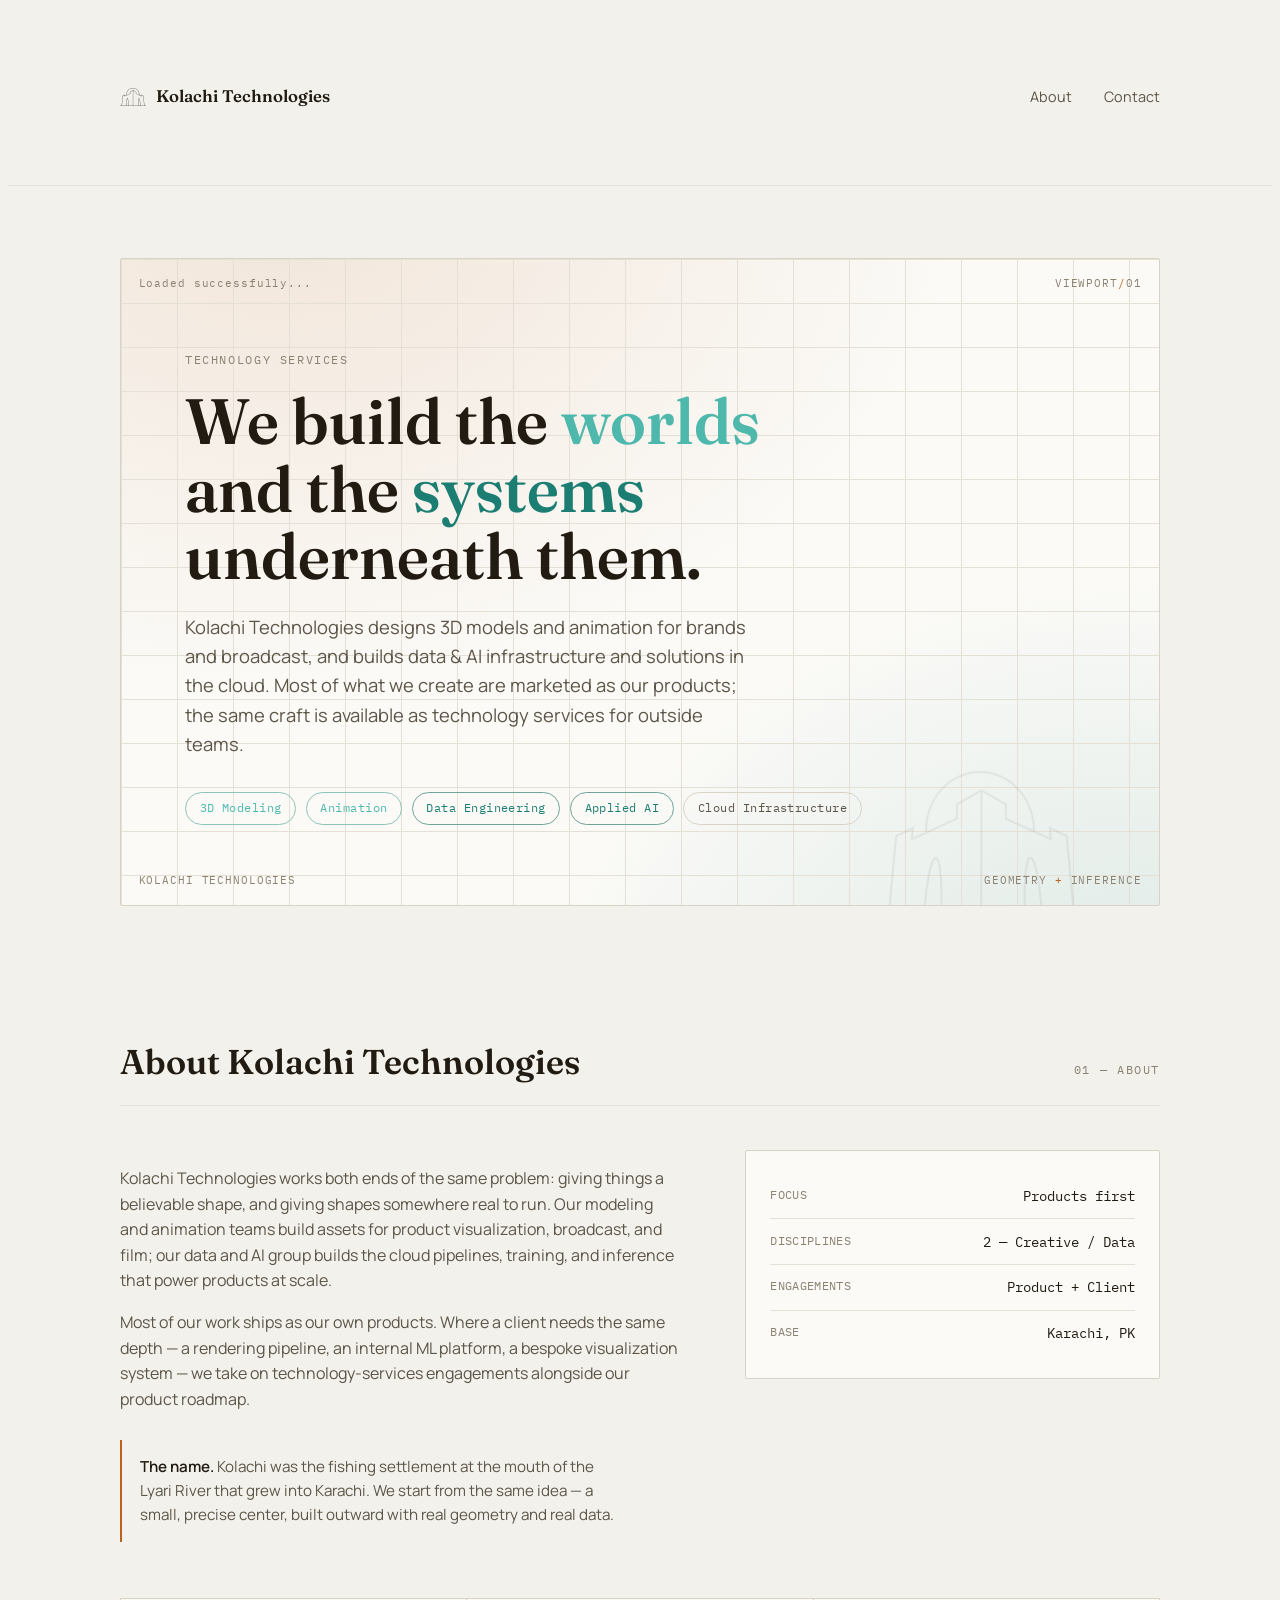
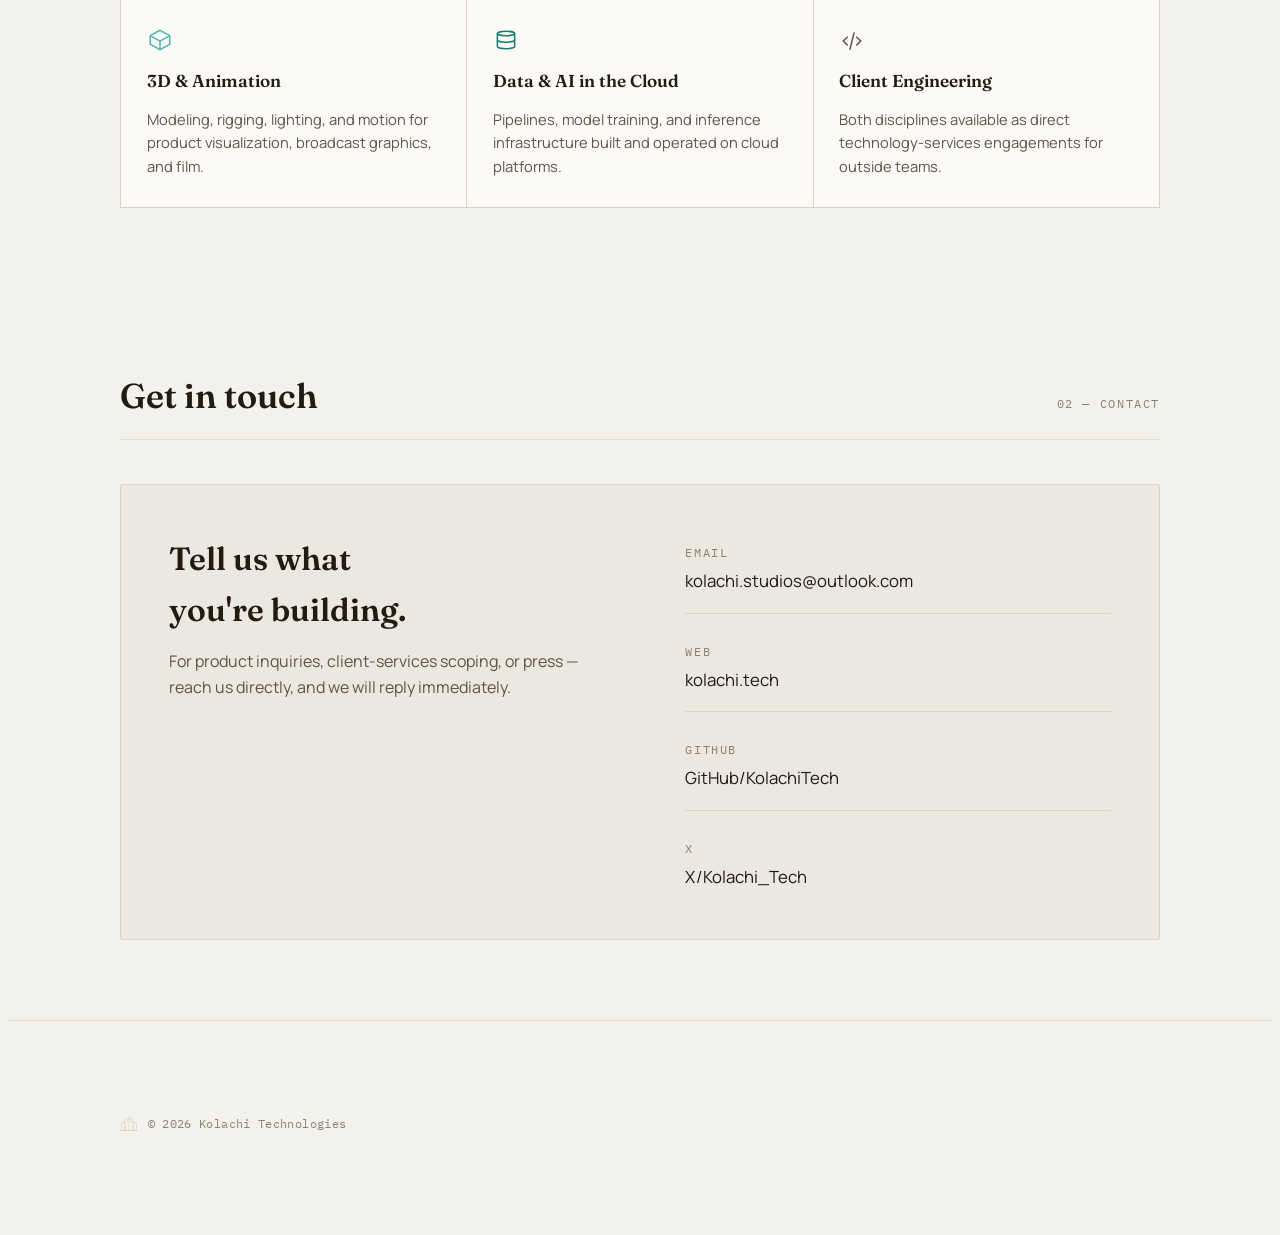
<file: index.html>
<html>
<head>
<title>Kolachi Technologies</title>
<link rel="icon" type="image/svg+xml" href="images/kolachi-mark.svg">
<link rel="preconnect" href="https://fonts.gstatic.com" crossorigin>
<link rel="stylesheet" href="https://fonts.googleapis.com/css2?family=Fraunces:opsz,wght@9..144,400;9..144,500;9..144,600;9..144,700&family=Manrope:wght@400;500;600;700&family=IBM+Plex+Mono:wght@400;500&display=swap">
<link rel="stylesheet" href="styles.css">
</head>
<body>
<svg width="0" height="0" style="position:absolute" aria-hidden="true">
  <symbol id="kolachi-mark" viewBox="0 0 1972 1378">
    <path fill="currentColor" d="M953 0 C954 0 955 0 956 0 C958 0 959 0 960 0 C962 0 963 0 965 0 C968 0 970 0 973 0 C977 0 981 0 984 0 C987 0 990 0 993 0 C994 0 996 0 997 0 C999 0 1001 0 1003 0 C1003 0 1003 0 1006 0 C1009 0 1011 0 1014 1 C1015 1 1017 1 1018 1 C1019 1 1020 1 1021 1 C1021 1 1021 1 1023 1 C1024 1 1024 1 1026 1 C1028 1 1030 1 1032 1 C1032 2 1032 3 1032 4 C1033 4 1033 4 1034 3 C1038 3 1043 3 1047 3 C1047 4 1047 5 1047 6 C1052 6 1056 6 1061 6 C1061 7 1061 7 1061 8 C1065 8 1068 8 1072 8 C1072 9 1072 9 1072 10 C1075 10 1079 10 1082 10 C1082 11 1082 11 1082 12 C1085 12 1088 12 1091 12 C1091 13 1091 14 1091 15 C1092 15 1093 15 1094 15 C1103 16 1112 19 1121 23 C1126 25 1130 25 1135 25 C1135 26 1135 27 1135 28 C1137 28 1138 27 1140 27 C1140 28 1140 29 1140 30 C1142 30 1144 30 1146 30 C1146 31 1146 31 1146 32 C1148 32 1151 32 1153 32 C1153 33 1153 33 1153 34 C1154 34 1156 34 1157 34 C1157 35 1157 35 1157 36 C1159 36 1162 36 1164 36 C1164 37 1164 37 1164 38 C1165 38 1167 38 1168 38 C1168 39 1168 40 1168 41 C1169 41 1171 41 1172 41 C1172 42 1172 42 1172 43 C1174 43 1175 43 1177 43 C1177 44 1177 44 1177 45 C1178 45 1180 45 1181 45 C1181 46 1181 46 1181 47 C1183 47 1184 47 1186 47 C1186 48 1186 48 1186 49 C1187 49 1189 49 1190 49 C1190 50 1190 51 1190 52 C1191 52 1193 51 1194 51 C1194 52 1194 53 1194 54 C1196 54 1197 54 1199 54 C1199 55 1199 55 1199 56 C1200 56 1202 56 1203 56 C1203 57 1203 57 1203 58 C1205 58 1206 58 1208 58 C1208 59 1208 59 1208 60 C1209 60 1211 60 1212 60 C1212 61 1212 61 1212 62 C1213 62 1213 62 1214 62 C1214 63 1214 64 1214 65 C1215 65 1217 65 1218 65 C1218 66 1218 66 1218 67 C1220 67 1221 67 1223 67 C1223 68 1223 68 1223 69 C1224 69 1226 69 1227 69 C1227 70 1227 70 1227 71 C1228 71 1228 71 1229 71 C1229 72 1229 72 1229 73 C1231 73 1232 73 1234 73 C1234 74 1234 74 1234 75 C1235 75 1235 75 1236 75 C1236 76 1236 77 1236 78 C1237 78 1239 78 1240 78 C1240 79 1240 79 1240 80 C1241 80 1241 80 1242 80 C1242 81 1242 81 1242 82 C1244 82 1245 82 1247 82 C1247 83 1247 83 1247 84 C1248 84 1248 84 1249 84 C1249 85 1249 86 1249 87 C1250 87 1252 86 1253 86 C1253 87 1254 88 1254 89 C1255 89 1255 89 1256 89 C1256 90 1256 90 1256 91 C1257 91 1257 91 1258 91 C1258 92 1258 92 1258 93 C1259 93 1261 93 1262 93 C1262 94 1262 94 1262 95 C1263 95 1263 95 1264 95 C1264 96 1264 97 1264 98 C1266 98 1267 97 1269 97 C1269 98 1269 98 1269 99 C1270 99 1270 99 1271 99 C1271 100 1271 101 1271 102 C1272 102 1272 102 1273 102 C1273 103 1273 103 1273 104 C1274 104 1274 104 1275 104 C1275 105 1275 105 1275 106 C1277 106 1278 106 1280 106 C1280 107 1280 107 1280 108 C1281 108 1281 108 1282 108 C1282 109 1282 109 1282 110 C1283 110 1283 110 1284 110 C1284 111 1284 112 1284 113 C1285 113 1285 113 1286 113 C1286 114 1286 114 1286 115 C1287 115 1287 115 1288 115 C1288 116 1288 116 1288 117 C1290 117 1291 117 1293 117 C1293 118 1293 118 1293 119 C1294 119 1294 119 1295 119 C1295 120 1295 120 1295 121 C1296 121 1296 121 1297 121 C1297 122 1297 122 1297 123 C1298 123 1298 123 1299 123 C1299 124 1299 125 1299 126 C1300 126 1300 126 1301 126 C1301 127 1301 127 1301 128 C1302 128 1302 128 1303 128 C1303 129 1303 129 1303 130 C1304 130 1304 130 1305 130 C1306 131 1306 131 1308 133 C1313 139 1319 145 1325 150 C1325 151 1325 151 1327 153 C1328 154 1329 154 1329 155 C1331 157 1331 157 1331 159 C1332 159 1332 159 1333 159 C1333 160 1333 160 1333 161 C1334 161 1334 161 1335 161 C1336 162 1336 162 1338 164 C1338 165 1339 166 1340 166 C1340 167 1341 168 1342 169 C1343 170 1344 171 1345 172 C1352 180 1358 189 1365 197 C1366 198 1366 199 1367 199 C1368 201 1368 201 1368 203 C1369 203 1369 203 1370 203 C1372 205 1374 208 1375 210 C1376 212 1377 213 1378 215 C1379 216 1379 216 1380 217 C1381 220 1383 222 1385 225 C1385 225 1386 226 1387 227 C1387 228 1388 230 1389 231 C1392 235 1392 235 1392 238 C1393 238 1393 238 1394 238 C1395 239 1395 240 1396 241 C1402 252 1402 252 1405 257 C1412 268 1418 279 1423 291 C1424 293 1425 296 1426 298 C1435 314 1442 331 1448 349 C1449 353 1450 356 1452 360 C1453 363 1454 366 1454 369 C1456 375 1458 380 1460 386 C1463 397 1466 408 1468 419 C1469 423 1470 427 1470 431 C1473 440 1474 449 1475 458 C1475 459 1475 460 1475 461 C1475 461 1476 462 1476 463 C1476 465 1476 465 1477 468 C1477 470 1477 473 1477 475 C1478 481 1478 481 1478 484 C1479 489 1480 493 1480 498 C1480 499 1480 499 1480 501 C1481 517 1482 533 1482 549 C1483 549 1484 550 1485 550 C1492 553 1500 557 1506 560 C1510 562 1514 564 1518 565 C1523 567 1527 570 1532 572 C1536 574 1540 576 1544 577 C1547 578 1550 580 1552 581 C1554 581 1555 582 1556 583 C1557 583 1558 583 1558 584 C1563 586 1568 588 1573 591 C1575 592 1577 592 1579 593 C1586 596 1593 600 1600 603 C1603 604 1607 606 1610 607 C1611 608 1613 608 1614 609 C1614 609 1615 610 1616 610 C1616 602 1616 595 1615 587 C1614 577 1613 566 1612 556 C1612 555 1612 554 1612 553 C1612 552 1612 550 1612 549 C1611 545 1611 540 1610 536 C1610 535 1610 533 1610 532 C1610 531 1610 530 1610 530 C1610 529 1610 528 1609 528 C1609 522 1609 517 1608 511 C1610 510 1612 510 1614 511 C1615 511 1615 512 1616 512 C1617 512 1619 512 1620 512 C1620 513 1620 513 1620 514 C1621 514 1623 514 1624 514 C1624 515 1624 515 1624 516 C1625 516 1627 516 1628 516 C1628 517 1628 517 1628 518 C1630 518 1631 518 1633 518 C1633 519 1634 519 1634 520 C1635 520 1636 520 1637 520 C1637 521 1637 522 1637 523 C1638 523 1640 522 1641 522 C1641 523 1641 524 1641 525 C1643 525 1644 525 1646 525 C1646 526 1646 526 1646 527 C1647 527 1649 527 1650 527 C1650 528 1650 528 1650 529 C1651 529 1653 529 1654 529 C1654 530 1654 530 1654 531 C1656 531 1657 531 1659 531 C1659 532 1660 532 1660 533 C1662 533 1664 533 1666 533 C1666 534 1666 535 1666 536 C1667 536 1669 536 1670 536 C1670 537 1670 537 1670 538 C1671 538 1673 538 1674 538 C1674 539 1674 539 1674 540 C1676 540 1677 540 1679 540 C1679 541 1679 541 1679 542 C1680 542 1682 542 1683 542 C1683 543 1683 543 1683 544 C1685 544 1686 544 1688 544 C1688 545 1688 545 1688 546 C1689 546 1691 546 1692 546 C1692 547 1692 548 1692 549 C1693 549 1695 549 1696 549 C1696 550 1696 550 1696 551 C1698 551 1699 551 1701 551 C1701 552 1701 552 1701 553 C1702 553 1704 553 1705 553 C1705 554 1705 554 1705 555 C1706 555 1708 555 1709 555 C1709 556 1709 556 1709 557 C1710 557 1712 557 1713 557 C1713 558 1713 559 1713 560 C1715 560 1716 560 1718 560 C1718 561 1718 561 1718 562 C1719 562 1721 562 1722 562 C1722 563 1722 563 1722 564 C1723 564 1725 564 1726 564 C1726 565 1726 565 1726 566 C1728 566 1729 566 1731 566 C1731 567 1732 567 1732 568 C1733 568 1734 568 1735 568 C1735 569 1735 570 1735 571 C1736 571 1738 570 1739 570 C1739 571 1739 572 1739 573 C1741 573 1742 573 1744 573 C1744 574 1744 574 1744 575 C1745 575 1747 575 1748 575 C1748 576 1748 576 1748 577 C1750 577 1753 577 1755 577 C1755 578 1755 578 1755 579 C1757 579 1758 579 1760 579 C1760 580 1760 580 1760 581 C1761 581 1763 581 1764 581 C1764 582 1764 582 1764 583 C1765 583 1767 583 1768 583 C1768 584 1768 585 1768 586 C1770 586 1771 586 1773 586 C1773 587 1773 587 1773 588 C1774 588 1776 588 1777 588 C1777 589 1777 589 1777 590 C1778 590 1780 590 1781 590 C1781 591 1781 591 1781 592 C1782 592 1783 593 1784 593 C1784 599 1784 605 1784 611 C1784 611 1784 611 1786 612 C1786 620 1786 627 1786 635 C1787 635 1787 635 1788 635 C1788 642 1788 650 1788 657 C1789 657 1789 657 1790 657 C1790 665 1790 673 1790 681 C1791 681 1791 681 1792 681 C1792 689 1792 697 1792 705 C1793 705 1793 705 1794 705 C1794 706 1794 706 1794 707 C1795 722 1796 736 1797 751 C1798 757 1798 762 1799 768 C1799 769 1799 770 1799 771 C1800 783 1801 795 1802 807 C1802 808 1802 808 1802 809 C1802 811 1803 813 1803 815 C1803 817 1803 819 1804 821 C1804 824 1804 827 1804 829 C1804 830 1804 831 1804 832 C1804 833 1805 834 1805 835 C1805 836 1805 836 1805 838 C1805 841 1805 843 1805 846 C1806 846 1807 846 1808 846 C1808 848 1808 851 1808 853 C1808 854 1808 856 1808 857 C1808 861 1808 864 1807 868 C1808 868 1809 868 1810 868 C1810 876 1810 884 1810 892 C1811 892 1811 892 1812 892 C1812 900 1812 908 1812 916 C1813 916 1813 916 1814 916 C1814 924 1814 932 1814 940 C1815 940 1815 940 1816 940 C1816 947 1816 955 1816 962 C1817 962 1817 962 1818 962 C1818 970 1818 978 1818 986 C1819 986 1820 986 1821 986 C1821 994 1821 1001 1821 1009 C1821 1009 1821 1009 1823 1010 C1823 1018 1823 1026 1823 1034 C1824 1034 1824 1034 1825 1034 C1825 1041 1825 1049 1825 1056 C1826 1056 1826 1056 1827 1056 C1827 1064 1827 1072 1827 1080 C1828 1080 1828 1080 1829 1080 C1829 1088 1829 1096 1829 1104 C1830 1104 1831 1104 1832 1104 C1832 1104 1832 1104 1832 1106 C1832 1109 1832 1112 1832 1115 C1832 1116 1832 1117 1832 1118 C1832 1119 1832 1119 1832 1121 C1832 1122 1832 1122 1832 1124 C1832 1127 1832 1129 1833 1132 C1833 1132 1834 1132 1834 1132 C1834 1138 1834 1145 1834 1151 C1835 1151 1835 1151 1836 1151 C1836 1158 1836 1166 1836 1173 C1837 1173 1837 1173 1838 1173 C1838 1181 1838 1189 1838 1197 C1839 1197 1839 1197 1840 1197 C1840 1205 1840 1213 1840 1221 C1841 1221 1841 1221 1842 1221 C1842 1229 1842 1237 1842 1245 C1843 1245 1844 1245 1845 1245 C1845 1252 1845 1259 1845 1266 C1846 1266 1846 1267 1847 1267 C1847 1275 1847 1283 1847 1291 C1848 1291 1848 1291 1849 1291 C1849 1299 1849 1307 1849 1315 C1850 1315 1850 1315 1851 1315 C1851 1315 1851 1315 1851 1317 C1851 1319 1851 1322 1851 1325 C1851 1326 1851 1326 1851 1327 C1851 1328 1851 1328 1851 1330 C1851 1330 1851 1330 1851 1332 C1851 1335 1851 1335 1852 1338 C1852 1341 1852 1345 1852 1348 C1852 1350 1852 1351 1852 1352 C1852 1353 1852 1354 1852 1355 C1853 1355 1853 1355 1854 1355 C1868 1355 1882 1355 1896 1355 C1903 1355 1910 1355 1916 1355 C1923 1355 1929 1355 1936 1355 C1939 1355 1941 1355 1944 1355 C1947 1355 1951 1355 1954 1355 C1955 1355 1955 1355 1957 1355 C1966 1355 1966 1355 1970 1358 C1973 1362 1973 1367 1972 1372 C1970 1375 1968 1376 1965 1378 C1963 1378 1961 1378 1960 1378 C1958 1378 1957 1378 1956 1378 C1955 1378 1954 1378 1952 1378 C1951 1378 1949 1378 1948 1378 C1944 1378 1940 1378 1937 1378 C1932 1378 1928 1378 1924 1378 C1917 1378 1910 1378 1902 1378 C1891 1378 1880 1378 1869 1378 C1851 1378 1832 1378 1813 1378 C1794 1378 1775 1378 1757 1378 C1755 1378 1754 1378 1753 1378 C1748 1378 1743 1378 1738 1378 C1685 1378 1631 1378 1578 1378 C1577 1378 1576 1378 1576 1378 C1572 1378 1569 1378 1565 1378 C1537 1378 1508 1378 1479 1378 C1466 1378 1452 1378 1438 1378 C1438 1378 1437 1378 1436 1378 C1403 1378 1370 1378 1338 1378 C1337 1378 1336 1378 1335 1378 C1291 1378 1246 1378 1201 1378 C1198 1378 1194 1378 1190 1378 C1185 1378 1179 1378 1173 1378 C1172 1378 1171 1378 1171 1378 C1169 1378 1168 1378 1166 1378 C1156 1378 1146 1378 1135 1378 C1132 1378 1128 1378 1124 1378 C1054 1378 985 1378 915 1378 C914 1378 913 1378 913 1378 C890 1378 867 1378 844 1378 C820 1378 797 1378 773 1378 C773 1378 773 1378 771 1378 C726 1378 680 1378 635 1378 C634 1378 633 1378 633 1378 C602 1378 571 1378 540 1378 C528 1378 516 1378 503 1378 C501 1378 499 1378 497 1378 C466 1378 434 1378 403 1378 C402 1378 402 1378 401 1378 C390 1378 379 1378 368 1378 C323 1378 279 1378 234 1378 C228 1378 222 1378 216 1378 C215 1378 213 1378 212 1378 C193 1378 174 1378 156 1378 C137 1378 119 1378 100 1378 C89 1378 78 1378 67 1378 C60 1378 53 1378 46 1378 C42 1378 37 1378 33 1378 C30 1378 26 1378 22 1378 C20 1378 18 1378 16 1378 C15 1378 14 1378 13 1378 C12 1378 11 1378 10 1378 C6 1378 5 1377 2 1375 C-1 1371 -1 1366 0 1361 C2 1358 4 1357 7 1355 C9 1355 10 1355 12 1355 C13 1355 14 1355 15 1355 C16 1355 17 1355 18 1355 C19 1355 20 1355 22 1355 C26 1355 29 1355 33 1355 C36 1355 39 1355 41 1355 C48 1355 54 1355 60 1355 C67 1355 75 1355 82 1355 C96 1355 111 1355 126 1355 C126 1354 126 1353 126 1351 C126 1350 126 1348 126 1347 C126 1346 127 1345 127 1345 C127 1340 127 1336 128 1332 C128 1330 128 1328 128 1325 C129 1318 130 1311 130 1304 C132 1291 133 1278 134 1265 C134 1264 134 1263 134 1262 C135 1253 136 1244 137 1235 C137 1234 137 1233 137 1232 C137 1230 137 1228 137 1226 C138 1223 138 1220 139 1217 C139 1213 139 1210 139 1206 C140 1201 140 1197 141 1192 C141 1190 141 1188 141 1185 C142 1178 142 1171 143 1164 C145 1150 146 1136 147 1122 C148 1121 148 1120 148 1119 C149 1102 151 1086 152 1069 C152 1068 152 1068 152 1067 C152 1065 153 1063 153 1061 C153 1058 153 1055 154 1052 C154 1050 154 1047 154 1045 C155 1039 155 1033 156 1027 C156 1026 156 1025 156 1024 C156 1021 157 1019 157 1016 C157 1014 157 1013 157 1011 C158 1010 158 1010 158 1009 C160 990 162 971 163 951 C163 951 163 951 163 949 C163 947 164 945 164 943 C164 940 164 937 165 934 C165 932 165 929 165 927 C166 921 166 915 167 909 C167 907 167 905 167 903 C168 902 168 901 168 900 C168 895 169 890 169 884 C170 880 170 875 170 871 C171 870 171 869 171 867 C172 854 173 841 175 828 C176 815 177 802 178 789 C179 776 180 763 182 751 C182 747 183 743 183 738 C183 738 183 737 183 736 C185 723 186 710 187 697 C188 686 189 675 190 664 C191 656 192 648 192 639 C193 633 194 626 195 619 C196 610 196 601 196 592 C197 592 197 592 198 592 C198 591 198 591 198 590 C199 590 201 590 202 590 C202 589 202 589 202 588 C204 588 205 588 207 588 C207 587 207 587 207 586 C208 586 210 586 211 586 C211 585 212 584 212 583 C213 583 214 583 215 583 C215 582 215 582 215 581 C217 581 218 581 220 581 C220 580 220 580 220 579 C222 579 224 579 226 579 C226 578 226 578 226 577 C228 577 229 577 231 577 C231 576 231 576 231 575 C232 575 234 575 235 575 C235 574 235 574 235 573 C237 573 238 573 240 573 C240 572 240 571 240 570 C241 570 243 571 244 571 C244 570 244 569 244 568 C245 568 247 568 248 568 C248 567 249 567 249 566 C250 566 252 566 253 566 C253 565 253 565 253 564 C254 564 256 564 257 564 C257 563 257 563 257 562 C259 562 260 562 262 562 C262 561 262 561 262 560 C263 560 265 560 266 560 C266 559 266 558 266 557 C267 557 268 557 269 557 C269 556 270 556 270 555 C272 555 273 555 275 555 C275 554 275 554 275 553 C276 553 278 553 279 553 C279 552 279 552 279 551 C280 551 282 551 283 551 C283 550 283 550 283 549 C284 549 286 549 287 549 C287 548 287 547 287 546 C289 546 290 546 292 546 C292 545 292 545 292 544 C293 544 295 544 296 544 C296 543 296 543 296 542 C297 542 299 542 300 542 C300 541 300 541 300 540 C302 540 303 540 305 540 C305 539 305 539 305 538 C306 538 308 538 309 538 C309 537 309 537 309 536 C311 536 314 536 316 536 C316 535 316 534 316 533 C317 533 319 533 320 533 C320 532 320 532 320 531 C322 531 323 531 325 531 C325 530 325 530 325 529 C326 529 328 529 329 529 C329 528 329 528 329 527 C331 527 332 527 334 527 C334 526 334 526 334 525 C335 525 337 525 338 525 C338 524 338 523 338 522 C339 522 341 523 342 523 C342 522 342 521 342 520 C343 520 345 520 346 520 C346 519 347 519 347 518 C348 518 350 518 351 518 C351 517 351 517 351 516 C352 516 354 516 355 516 C355 515 355 515 355 514 C357 514 358 514 360 514 C360 513 360 513 360 512 C361 512 363 512 364 512 C364 511 364 510 364 509 C365 509 367 509 368 509 C368 508 368 508 368 507 C369 507 371 507 372 507 C372 508 372 510 372 511 C371 512 371 513 371 514 C371 516 371 516 370 518 C370 522 370 526 369 530 C369 535 369 540 368 545 C368 547 368 550 368 552 C367 560 366 569 365 577 C364 588 363 599 363 610 C383 602 383 602 392 597 C398 594 404 592 410 589 C414 587 419 585 423 583 C427 581 431 579 435 577 C441 575 446 573 451 570 C458 567 464 564 471 562 C471 561 471 561 471 560 C471 554 471 547 471 541 C471 539 471 536 471 534 C472 530 472 527 472 524 C472 522 472 521 472 520 C472 515 472 511 473 506 C473 503 473 500 473 497 C474 487 475 478 477 468 C477 465 477 462 478 459 C480 446 482 433 485 420 C486 416 487 413 487 410 C489 401 492 392 494 383 C495 380 496 378 497 375 C498 371 499 368 500 364 C501 362 502 359 503 357 C510 334 510 334 515 325 C516 322 517 319 518 317 C521 309 525 301 529 293 C530 291 531 289 532 287 C539 272 547 257 557 242 C558 240 558 240 559 238 C560 238 560 238 561 238 C561 237 561 237 561 236 C562 234 563 232 565 229 C566 228 566 228 567 227 C567 226 568 225 569 224 C569 223 569 223 571 221 C576 213 582 205 588 198 C589 196 590 194 592 192 C592 192 593 191 593 191 C594 189 595 188 596 186 C597 186 597 186 598 184 C599 184 599 184 600 184 C600 183 600 183 601 182 C609 167 626 153 638 140 C639 140 639 140 641 138 C641 138 642 137 643 136 C643 136 644 135 644 134 C646 133 646 133 648 133 C648 132 648 132 648 131 C649 130 649 130 651 128 C654 125 657 123 660 120 C668 113 677 106 685 100 C686 99 687 98 688 98 C692 95 696 92 700 89 C702 88 704 86 706 84 C708 83 711 81 713 80 C714 79 715 79 716 78 C736 66 755 55 776 45 C777 45 777 44 778 44 C782 42 787 40 791 38 C792 38 793 37 793 37 C800 34 806 31 813 29 C814 29 814 29 816 28 C818 27 820 27 822 26 C825 25 827 24 829 24 C852 16 876 10 901 6 C903 6 903 6 906 5 C909 5 911 4 914 4 C915 4 917 4 918 3 C919 3 919 3 920 3 C922 3 924 3 925 2 C930 2 935 2 940 1 C945 1 948 0 953 0 ZM 922 23 C920 23 918 23 916 23 C906 24 897 26 888 28 C887 28 886 28 885 29 C868 32 851 37 835 42 C834 42 832 43 831 43 C827 44 823 46 820 47 C816 49 812 50 808 52 C802 54 795 57 789 60 C788 61 786 61 785 62 C770 69 756 76 742 85 C740 86 738 87 736 88 C717 100 699 114 681 128 C679 130 679 130 677 131 C677 132 677 132 677 133 C676 133 676 134 675 134 C673 135 671 136 670 138 C669 139 668 139 668 140 C667 140 667 141 666 142 C665 143 663 144 662 145 C662 146 661 146 660 147 C659 148 659 148 657 149 C657 150 657 150 657 151 C656 151 656 151 655 152 C652 153 651 155 648 157 C647 158 647 159 646 160 C644 162 644 162 644 164 C643 164 643 164 642 164 C642 165 642 165 642 166 C641 166 641 166 640 166 C640 167 640 167 640 168 C639 168 639 168 638 168 C637 169 637 169 635 171 C632 175 629 178 627 181 C623 185 619 190 615 194 C614 196 612 198 611 200 C601 211 592 224 584 236 C584 237 583 237 583 238 C578 244 574 251 570 258 C569 260 568 262 566 264 C563 269 561 274 558 279 C556 283 554 287 552 291 C547 300 543 309 539 318 C538 321 537 323 535 325 C533 332 530 338 528 345 C526 348 525 351 524 354 C522 359 521 364 519 369 C518 372 517 376 515 379 C513 387 511 395 509 403 C509 404 509 404 508 405 C508 408 507 411 506 414 C506 418 504 422 503 426 C502 433 501 441 499 448 C499 451 499 454 498 457 C493 488 491 519 491 551 C492 551 492 552 493 552 C496 551 498 550 501 548 C502 548 503 548 503 547 C508 545 512 543 516 541 C519 540 521 539 524 538 C530 535 537 532 543 529 C551 525 559 522 567 518 C571 516 575 514 579 512 C583 511 587 509 591 507 C599 504 606 500 614 497 C622 493 630 489 639 485 C643 484 647 482 651 480 C656 477 661 475 666 473 C674 469 682 466 690 462 C698 458 706 455 714 451 C728 445 741 438 755 431 C755 388 756 345 756 300 C762 297 768 293 774 290 C777 288 781 286 784 284 C785 284 786 283 787 283 C794 279 801 275 808 271 C812 268 817 265 822 262 C825 261 828 259 831 257 C835 255 838 253 842 251 C847 248 852 245 857 242 C865 238 873 234 881 230 C887 226 893 223 899 219 C902 217 905 216 908 214 C911 212 915 210 918 207 C923 205 927 202 932 200 C936 198 939 196 942 193 C950 189 957 185 965 181 C965 180 965 180 965 179 C965 179 965 179 967 179 C970 178 972 176 975 175 C976 174 977 173 978 173 C980 171 982 170 984 169 C987 167 989 166 992 167 C994 168 995 170 997 171 C999 172 1001 174 1003 175 C1004 175 1004 176 1005 176 C1009 179 1014 181 1018 184 C1021 185 1024 187 1026 188 C1032 192 1037 195 1043 198 C1045 199 1047 200 1049 201 C1049 201 1050 202 1051 202 C1054 204 1056 205 1058 207 C1064 210 1070 214 1076 217 C1078 218 1080 219 1082 220 C1083 221 1084 221 1085 222 C1086 223 1087 223 1088 224 C1091 225 1091 225 1093 225 C1093 226 1093 226 1093 227 C1094 227 1095 228 1096 228 C1097 229 1098 230 1100 230 C1100 231 1101 231 1101 231 C1106 233 1109 235 1113 238 C1115 239 1116 240 1118 241 C1119 241 1120 242 1121 242 C1122 243 1122 243 1124 244 C1136 250 1147 257 1159 264 C1162 265 1164 267 1167 268 C1168 269 1169 269 1170 270 C1174 272 1179 275 1183 277 C1188 280 1193 283 1198 286 C1202 288 1205 290 1209 292 C1212 294 1215 296 1218 297 C1219 298 1220 298 1221 299 C1222 299 1222 300 1223 300 C1223 300 1223 300 1223 302 C1223 318 1223 335 1223 351 C1223 359 1223 367 1223 375 C1223 382 1223 388 1223 395 C1223 399 1223 403 1223 406 C1223 410 1223 414 1223 418 C1223 420 1223 421 1223 422 C1223 430 1223 430 1226 433 C1228 434 1230 435 1232 436 C1233 436 1234 437 1235 437 C1235 438 1235 438 1237 438 C1238 439 1239 439 1240 440 C1241 440 1242 440 1243 441 C1245 442 1247 443 1249 444 C1250 444 1250 444 1252 445 C1257 447 1262 449 1266 451 C1271 453 1275 455 1279 457 C1285 460 1291 463 1297 466 C1300 467 1303 469 1307 470 C1309 471 1311 472 1314 473 C1314 473 1315 474 1316 474 C1318 475 1319 476 1321 476 C1325 478 1330 480 1334 482 C1341 485 1347 488 1354 491 C1360 495 1367 497 1373 500 C1379 502 1384 505 1389 508 C1393 510 1398 511 1402 513 C1406 515 1411 517 1415 519 C1421 522 1427 525 1432 527 C1452 536 1452 536 1456 538 C1458 539 1460 539 1462 538 C1462 535 1462 533 1462 530 C1462 529 1462 529 1462 528 C1462 523 1462 519 1461 514 C1461 511 1461 509 1461 506 C1461 495 1459 484 1458 473 C1457 472 1457 471 1457 471 C1457 465 1456 460 1455 455 C1455 454 1455 452 1454 451 C1454 445 1452 439 1451 433 C1450 430 1449 426 1449 422 C1447 416 1446 410 1444 403 C1443 400 1442 397 1442 394 C1439 383 1436 371 1431 360 C1430 358 1429 356 1429 353 C1427 348 1425 344 1423 339 C1422 336 1421 333 1420 331 C1417 322 1413 314 1409 306 C1409 306 1409 306 1408 304 C1403 294 1398 284 1392 274 C1391 271 1389 269 1388 266 C1380 251 1369 236 1359 222 C1358 220 1358 220 1357 218 C1356 218 1356 218 1355 218 C1355 217 1354 217 1354 216 C1353 214 1352 212 1351 211 C1350 210 1350 209 1349 209 C1346 205 1343 201 1340 197 C1339 196 1339 196 1338 195 C1338 195 1338 194 1337 194 C1336 192 1335 191 1334 190 C1334 189 1333 189 1333 188 C1332 188 1332 188 1331 188 C1331 187 1331 187 1330 186 C1328 183 1326 180 1323 178 C1322 176 1321 175 1320 174 C1320 174 1320 174 1318 173 C1317 171 1316 170 1315 168 C1314 167 1314 167 1313 166 C1312 166 1312 166 1311 166 C1311 165 1310 165 1310 164 C1309 162 1307 160 1305 158 C1305 158 1304 157 1304 156 C1302 155 1302 155 1300 155 C1300 154 1300 154 1300 153 C1299 153 1299 153 1298 153 C1298 152 1298 152 1298 151 C1297 150 1297 150 1295 148 C1292 146 1289 143 1287 141 C1286 141 1286 140 1285 140 C1284 139 1283 138 1282 137 C1278 133 1278 133 1276 133 C1276 132 1276 132 1276 131 C1274 129 1274 129 1272 128 C1272 127 1272 127 1269 125 C1263 121 1256 116 1250 111 C1249 110 1248 110 1247 109 C1241 104 1234 100 1228 96 C1225 94 1223 92 1220 90 C1214 86 1208 82 1201 79 C1199 78 1197 77 1194 75 C1188 71 1181 68 1174 65 C1172 64 1169 63 1167 61 C1156 56 1146 52 1134 48 C1131 47 1131 47 1127 45 C1124 44 1121 43 1118 42 C1114 41 1111 40 1107 39 C1103 37 1098 36 1093 34 C1091 34 1089 34 1087 33 C1086 33 1085 33 1084 33 C1081 32 1078 31 1075 30 C1075 30 1074 30 1073 30 C1071 29 1069 29 1067 28 C1057 26 1046 25 1036 23 C1033 23 1033 23 1031 23 C1014 19 997 20 981 20 C978 20 974 20 971 20 C935 20 935 20 922 23 ZM 978 194 C976 195 976 195 974 197 C967 201 961 205 954 209 C948 212 943 215 938 218 C936 220 933 221 930 222 C927 224 927 224 925 226 C922 229 919 230 915 232 C915 233 914 233 913 233 C911 235 909 236 907 237 C899 241 891 246 883 250 C882 251 881 251 880 252 C875 254 871 257 866 260 C862 263 857 265 853 267 C848 270 843 273 839 275 C838 276 837 276 836 277 C829 281 822 285 816 289 C811 291 806 294 802 297 C798 299 794 301 790 303 C786 306 782 308 778 310 C776 311 776 311 775 312 C775 314 775 315 775 317 C775 318 775 319 775 321 C775 322 775 323 775 324 C775 325 775 325 775 328 C775 332 775 335 775 339 C775 343 775 346 775 350 C775 357 775 364 775 371 C775 379 775 387 775 395 C775 412 775 428 775 445 C774 445 773 446 772 446 C769 447 765 449 761 450 C761 451 760 451 759 451 C755 453 751 455 747 457 C740 460 733 463 727 466 C721 468 716 470 711 473 C701 478 690 483 679 487 C672 491 664 494 656 498 C647 502 638 506 629 510 C622 513 614 517 607 520 C603 523 598 525 594 526 C586 530 578 534 570 537 C562 541 554 545 545 549 C538 552 530 556 522 559 C514 563 505 567 495 571 C491 573 486 575 482 578 C478 580 474 581 470 583 C462 586 454 590 446 594 C436 599 425 604 415 608 C408 611 402 614 395 617 C387 621 378 625 369 629 C366 631 362 632 359 634 C358 634 358 634 357 635 C351 637 346 639 340 642 C340 641 340 640 340 640 C341 635 341 630 342 625 C342 621 342 617 343 613 C343 610 343 607 343 604 C344 599 344 594 345 589 C345 587 345 584 345 581 C346 574 347 566 347 558 C348 553 348 548 348 543 C344 543 342 543 339 545 C338 545 338 546 337 546 C336 547 335 547 334 548 C320 556 305 563 291 569 C280 574 270 580 259 585 C257 586 255 587 254 588 C253 588 252 588 252 589 C247 591 243 593 239 595 C237 596 236 596 235 597 C233 598 231 599 228 600 C227 600 226 601 225 601 C224 602 223 602 222 603 C220 604 218 606 216 608 C215 611 215 611 215 613 C215 615 215 616 215 617 C215 618 215 619 214 620 C214 622 214 623 214 624 C214 628 213 631 213 634 C213 638 212 641 212 645 C211 661 209 678 208 694 C207 704 206 713 205 723 C204 734 203 745 202 757 C202 758 202 759 202 760 C201 769 200 778 199 787 C199 788 199 789 199 790 C199 792 199 794 199 796 C198 799 198 802 197 805 C197 809 197 812 196 816 C196 821 196 825 195 830 C195 832 195 834 195 837 C194 844 193 851 193 858 C191 871 190 884 189 897 C188 911 187 925 185 939 C184 945 184 950 183 956 C183 963 182 969 182 976 C180 989 179 1002 178 1015 C177 1028 176 1040 174 1053 C173 1066 172 1078 171 1090 C170 1101 169 1112 168 1122 C168 1127 167 1132 167 1138 C166 1142 166 1147 166 1151 C165 1152 165 1153 165 1155 C164 1168 163 1181 161 1193 C160 1207 159 1220 158 1233 C157 1246 156 1259 154 1271 C154 1275 153 1279 153 1284 C153 1284 153 1284 153 1286 C151 1300 150 1314 149 1329 C149 1329 149 1330 149 1331 C149 1333 148 1335 148 1337 C148 1339 148 1341 147 1343 C147 1347 147 1347 147 1355 C247 1355 348 1355 451 1355 C452 1351 452 1347 452 1342 C452 1341 452 1340 452 1339 C452 1339 452 1339 452 1336 C453 1330 453 1324 454 1317 C454 1312 454 1307 455 1302 C455 1298 455 1294 456 1290 C456 1286 456 1282 456 1277 C457 1267 458 1258 459 1248 C459 1246 459 1245 459 1243 C459 1243 459 1242 459 1241 C460 1232 461 1224 462 1215 C467 1157 467 1157 470 1132 C471 1125 472 1118 473 1111 C474 1100 475 1090 477 1079 C478 1073 479 1067 479 1060 C481 1048 483 1035 485 1022 C485 1020 486 1018 486 1016 C486 1013 487 1011 487 1008 C488 1006 488 1004 488 1002 C489 995 491 987 492 980 C493 976 494 973 494 969 C502 927 511 886 525 846 C525 845 526 844 526 844 C529 835 533 826 537 818 C538 816 539 814 540 812 C545 803 552 795 561 791 C568 789 573 789 579 792 C593 800 598 814 603 828 C603 828 603 828 604 830 C608 844 611 858 614 872 C614 873 614 874 614 874 C616 887 618 901 620 914 C620 916 620 918 621 920 C621 922 621 925 621 927 C622 933 622 933 622 936 C623 941 623 945 624 949 C624 952 624 955 624 957 C625 961 625 964 626 968 C626 969 626 969 626 970 C626 973 626 975 626 978 C627 979 627 980 627 981 C627 987 628 994 628 1000 C628 1001 628 1002 628 1002 C629 1014 630 1025 630 1037 C630 1038 630 1039 630 1040 C632 1080 632 1119 632 1158 C632 1161 632 1163 632 1166 C632 1190 632 1215 631 1240 C631 1245 631 1250 631 1255 C631 1256 631 1257 631 1258 C631 1259 631 1261 631 1263 C630 1283 630 1302 629 1321 C629 1322 629 1323 629 1324 C628 1326 628 1328 628 1329 C628 1338 628 1346 628 1355 C743 1355 859 1355 978 1355 C978 1185 978 1185 979 1132 C979 1110 979 1110 979 1100 C979 1093 979 1086 979 1079 C979 1068 979 1057 979 1046 C979 1045 979 1044 979 1043 C979 1015 979 987 979 959 C979 958 979 956 979 954 C979 949 979 943 979 937 C980 878 980 818 980 759 C980 758 980 758 980 757 C980 736 980 716 980 695 C980 683 980 671 980 659 C980 659 980 659 980 657 C980 652 980 648 980 643 C980 612 980 581 981 550 C981 520 981 490 981 460 C981 459 981 458 981 457 C981 448 981 438 981 429 C981 410 981 391 981 372 C981 371 981 371 981 369 C981 311 981 253 981 195 C980 195 979 194 978 194 ZM 1000 196 C999 283 999 369 999 490 C999 495 999 500 999 504 C999 554 999 603 998 652 C998 700 998 749 998 797 C998 802 998 806 998 811 C998 889 998 968 997 1046 C997 1053 997 1061 997 1068 C997 1069 997 1069 997 1070 C997 1104 997 1139 997 1173 C997 1174 997 1176 997 1177 C997 1197 997 1218 997 1238 C997 1277 997 1315 997 1355 C1124 1355 1250 1355 1381 1355 C1381 1324 1381 1324 1380 1310 C1380 1306 1380 1301 1379 1297 C1379 1296 1379 1294 1379 1293 C1379 1289 1379 1285 1379 1281 C1379 1280 1379 1280 1379 1279 C1379 1270 1378 1261 1378 1252 C1378 1248 1378 1245 1378 1242 C1376 1183 1376 1123 1378 1064 C1378 1063 1378 1062 1378 1061 C1378 1053 1379 1044 1379 1036 C1379 1035 1379 1034 1379 1033 C1379 1030 1379 1027 1379 1024 C1380 1023 1380 1022 1380 1021 C1380 1016 1380 1010 1381 1005 C1381 1001 1381 997 1381 993 C1383 947 1388 900 1398 856 C1398 854 1399 853 1399 851 C1410 802 1410 802 1428 790 C1434 787 1440 786 1446 788 C1461 793 1467 804 1473 817 C1474 819 1475 820 1475 822 C1478 827 1480 833 1483 839 C1483 842 1484 844 1486 846 C1487 850 1488 854 1489 858 C1491 864 1492 870 1494 875 C1497 884 1499 894 1501 903 C1502 908 1503 913 1505 918 C1509 931 1511 945 1513 958 C1514 962 1514 966 1515 970 C1518 983 1520 995 1522 1008 C1522 1009 1522 1010 1522 1011 C1522 1011 1523 1012 1523 1013 C1523 1015 1523 1015 1524 1017 C1524 1019 1524 1020 1525 1022 C1525 1023 1525 1024 1525 1025 C1525 1026 1525 1027 1525 1028 C1526 1036 1527 1044 1529 1052 C1531 1066 1533 1079 1534 1092 C1534 1093 1534 1093 1535 1095 C1535 1096 1535 1098 1535 1100 C1536 1104 1536 1107 1537 1111 C1537 1115 1538 1118 1538 1122 C1538 1124 1538 1126 1539 1129 C1539 1131 1539 1133 1539 1135 C1540 1141 1540 1147 1541 1153 C1543 1167 1544 1180 1546 1194 C1546 1195 1546 1196 1546 1197 C1546 1199 1546 1201 1546 1202 C1547 1207 1547 1211 1548 1215 C1548 1217 1548 1218 1548 1220 C1548 1220 1548 1221 1548 1222 C1548 1224 1549 1225 1549 1227 C1549 1231 1549 1236 1550 1240 C1550 1244 1550 1248 1551 1251 C1551 1255 1551 1258 1552 1261 C1552 1266 1552 1272 1553 1277 C1553 1287 1554 1296 1555 1306 C1555 1314 1555 1314 1558 1355 C1649 1355 1739 1355 1833 1355 C1833 1349 1833 1345 1832 1339 C1831 1330 1830 1321 1829 1312 C1829 1312 1829 1311 1829 1310 C1829 1303 1828 1295 1827 1288 C1827 1287 1827 1287 1827 1285 C1827 1283 1827 1281 1827 1279 C1826 1276 1826 1272 1825 1269 C1825 1265 1825 1260 1824 1256 C1824 1252 1824 1249 1823 1245 C1823 1243 1823 1240 1823 1238 C1822 1230 1821 1223 1821 1215 C1821 1214 1821 1214 1820 1211 C1820 1209 1820 1206 1819 1204 C1816 1171 1816 1171 1815 1157 C1815 1154 1815 1154 1815 1151 C1814 1147 1814 1142 1813 1138 C1813 1135 1813 1132 1812 1129 C1812 1124 1812 1120 1811 1115 C1811 1111 1811 1108 1810 1104 C1810 1101 1810 1097 1809 1094 C1809 1089 1809 1085 1808 1080 C1807 1071 1806 1062 1805 1053 C1805 1051 1805 1048 1804 1045 C1804 1035 1803 1026 1802 1016 C1802 1013 1802 1011 1801 1008 C1801 1007 1801 1005 1801 1004 C1801 1004 1801 1004 1801 1002 C1801 1000 1800 999 1800 997 C1800 991 1800 991 1799 989 C1799 986 1799 982 1798 979 C1798 974 1798 970 1797 965 C1797 962 1797 958 1796 955 C1796 950 1796 944 1795 939 C1794 930 1793 922 1792 913 C1792 911 1792 909 1792 906 C1792 905 1792 903 1792 902 C1791 898 1791 894 1790 890 C1790 889 1790 887 1790 886 C1790 885 1790 884 1790 884 C1790 882 1789 881 1789 879 C1789 875 1789 872 1788 868 C1788 865 1788 863 1787 860 C1787 856 1787 853 1786 849 C1786 845 1786 842 1786 838 C1785 832 1785 826 1784 820 C1783 810 1782 800 1781 790 C1781 789 1781 788 1781 788 C1781 786 1781 784 1780 782 C1780 778 1780 775 1779 772 C1779 771 1779 769 1779 768 C1779 767 1779 766 1779 766 C1779 764 1778 763 1778 761 C1778 757 1778 753 1777 749 C1777 746 1777 742 1776 739 C1776 736 1776 733 1775 731 C1775 726 1775 722 1774 717 C1774 713 1774 710 1773 706 C1773 702 1773 699 1772 695 C1772 691 1772 687 1771 683 C1770 675 1769 667 1769 659 C1768 656 1768 654 1768 652 C1768 646 1767 640 1767 634 C1766 631 1766 628 1766 625 C1766 624 1766 624 1766 622 C1765 607 1765 607 1760 604 C1757 602 1754 601 1751 599 C1741 595 1732 591 1723 586 C1718 583 1713 581 1707 578 C1701 576 1696 573 1691 570 C1685 568 1680 565 1675 562 C1673 561 1670 560 1668 559 C1667 559 1666 558 1665 558 C1657 554 1657 554 1655 552 C1654 552 1652 551 1651 551 C1648 549 1646 548 1643 546 C1642 546 1641 545 1640 545 C1640 545 1639 544 1638 544 C1635 543 1634 543 1631 544 C1631 547 1631 550 1631 553 C1631 553 1632 554 1632 555 C1632 558 1632 562 1633 565 C1633 570 1633 575 1634 579 C1634 584 1634 588 1635 592 C1635 595 1635 598 1635 600 C1636 607 1636 614 1637 621 C1638 626 1638 631 1639 637 C1639 639 1639 639 1640 642 C1632 639 1624 635 1616 631 C1613 630 1611 629 1609 629 C1605 627 1601 625 1597 623 C1591 620 1586 618 1581 616 C1572 612 1564 608 1557 604 C1553 603 1550 601 1546 600 C1540 598 1535 595 1529 592 C1521 588 1513 585 1505 581 C1498 578 1490 574 1483 571 C1479 569 1475 567 1472 566 C1468 564 1465 563 1462 561 C1451 556 1451 556 1446 554 C1443 553 1443 553 1441 552 C1438 550 1436 549 1434 548 C1429 547 1425 545 1421 542 C1417 540 1413 539 1409 537 C1404 535 1400 533 1395 531 C1392 529 1388 527 1385 526 C1380 524 1376 522 1371 520 C1368 518 1364 516 1361 515 C1357 513 1353 512 1349 509 C1345 508 1341 506 1337 504 C1331 502 1326 499 1320 496 C1316 495 1313 493 1309 491 C1305 490 1301 488 1297 486 C1292 484 1287 481 1282 479 C1273 475 1265 471 1257 468 C1250 464 1243 461 1236 458 C1229 455 1223 452 1216 448 C1209 445 1209 445 1205 445 C1205 445 1205 445 1205 443 C1205 426 1205 410 1205 394 C1205 386 1205 378 1205 370 C1205 363 1205 356 1205 349 C1205 345 1205 342 1205 338 C1205 334 1205 330 1205 326 C1205 325 1205 325 1205 322 C1205 321 1205 320 1205 318 C1205 318 1205 318 1205 316 C1205 311 1202 310 1199 308 C1198 307 1197 307 1196 306 C1196 306 1195 305 1194 305 C1190 303 1187 301 1183 299 C1172 293 1162 287 1151 280 C1146 278 1141 275 1137 272 C1134 271 1131 269 1128 267 C1122 264 1115 260 1109 257 C1102 253 1095 249 1088 245 C1079 240 1069 234 1059 229 C1055 227 1052 224 1048 222 C1046 221 1044 220 1042 219 C1037 217 1033 214 1028 211 C1025 209 1023 208 1020 206 C1019 206 1019 205 1018 205 C1016 203 1014 202 1011 201 C1011 200 1010 200 1009 199 C1008 199 1008 199 1007 198 C1006 198 1006 197 1005 197 C1003 196 1003 196 1000 196 ZM 1436 809 C1432 814 1429 819 1427 826 C1427 827 1426 828 1426 829 C1420 848 1416 867 1413 886 C1413 889 1412 892 1412 895 C1410 906 1409 917 1407 929 C1407 931 1407 933 1407 935 C1405 948 1404 960 1403 973 C1403 976 1403 979 1402 983 C1401 996 1401 1010 1400 1023 C1400 1029 1400 1035 1400 1040 C1399 1051 1399 1062 1398 1073 C1398 1074 1398 1075 1398 1076 C1398 1101 1398 1127 1398 1152 C1398 1155 1398 1159 1398 1163 C1398 1191 1398 1219 1398 1248 C1398 1249 1398 1250 1398 1252 C1399 1263 1399 1274 1400 1285 C1400 1293 1400 1301 1401 1309 C1401 1324 1402 1340 1403 1355 C1448 1355 1492 1355 1538 1355 C1538 1345 1538 1345 1538 1341 C1537 1334 1537 1327 1536 1320 C1536 1315 1536 1309 1535 1304 C1535 1299 1535 1294 1534 1289 C1534 1289 1534 1289 1534 1286 C1534 1285 1534 1284 1534 1284 C1534 1281 1534 1279 1533 1276 C1533 1275 1533 1273 1533 1272 C1533 1271 1533 1270 1533 1269 C1533 1267 1533 1265 1532 1264 C1532 1257 1532 1251 1531 1245 C1530 1236 1529 1227 1528 1219 C1528 1216 1528 1214 1528 1211 C1528 1210 1528 1208 1528 1207 C1527 1203 1527 1199 1526 1195 C1526 1192 1526 1188 1525 1185 C1525 1181 1525 1178 1524 1174 C1524 1170 1523 1166 1523 1162 C1523 1160 1523 1158 1522 1155 C1522 1151 1521 1148 1521 1144 C1521 1142 1521 1140 1520 1137 C1520 1134 1519 1132 1519 1129 C1518 1120 1517 1111 1516 1102 C1516 1101 1516 1100 1516 1099 C1515 1090 1513 1081 1512 1071 C1511 1066 1511 1061 1510 1056 C1510 1054 1510 1054 1509 1051 C1509 1050 1509 1048 1509 1047 C1508 1041 1507 1036 1506 1030 C1504 1021 1503 1013 1502 1004 C1502 1003 1502 1003 1502 1001 C1502 1000 1501 1000 1501 999 C1501 997 1501 997 1500 995 C1500 994 1500 992 1499 991 C1499 990 1499 990 1499 988 C1499 986 1499 984 1498 983 C1497 976 1496 970 1495 964 C1493 957 1492 950 1491 943 C1489 936 1488 929 1486 921 C1485 918 1484 916 1484 913 C1478 887 1472 860 1460 836 C1459 834 1458 831 1457 829 C1454 820 1450 812 1442 807 C1438 807 1438 807 1436 809 ZM 566 813 C549 831 542 857 536 879 C535 882 535 884 534 886 C531 896 529 906 526 916 C525 920 524 924 523 928 C522 933 521 937 521 941 C520 947 518 953 517 959 C515 969 513 979 511 990 C511 995 510 1000 509 1005 C507 1016 505 1026 503 1036 C503 1037 503 1038 503 1040 C501 1052 499 1064 498 1077 C497 1082 497 1086 496 1091 C494 1104 492 1117 491 1131 C491 1134 490 1137 490 1141 C490 1143 489 1145 489 1148 C488 1157 487 1166 486 1175 C485 1182 485 1189 484 1196 C484 1199 484 1199 484 1201 C483 1204 483 1208 482 1211 C482 1211 482 1212 482 1213 C482 1215 482 1217 482 1219 C482 1221 481 1222 481 1224 C481 1228 481 1232 480 1236 C480 1240 480 1243 480 1247 C479 1255 478 1263 478 1271 C477 1276 477 1280 476 1285 C475 1302 474 1318 473 1335 C473 1342 472 1348 472 1355 C517 1355 561 1355 607 1355 C609 1324 609 1324 610 1310 C610 1307 610 1304 610 1302 C610 1301 610 1301 610 1300 C610 1295 610 1291 610 1287 C611 1275 611 1263 612 1251 C612 1250 612 1248 612 1247 C612 1221 612 1194 612 1168 C612 1161 612 1155 612 1148 C612 1109 612 1070 610 1030 C610 1028 610 1025 610 1022 C610 1020 610 1018 609 1016 C609 1016 609 1015 609 1014 C609 1009 609 1005 608 1000 C608 998 608 995 608 993 C608 992 608 991 608 990 C608 988 607 986 607 984 C607 979 607 975 606 970 C606 967 606 965 606 962 C605 952 604 941 602 931 C602 927 602 923 601 919 C593 852 593 852 582 829 C582 828 582 828 581 825 C579 820 575 815 571 811 C568 811 568 811 566 813 Z"/>
  </symbol>
</svg>

<nav class="site-nav">
  <div class="wrap">
    <a class="wordmark" href="#top">
      <svg class="brandmark"><use href="#kolachi-mark"/></svg>
      <span class="wordmark-text">Kolachi Technologies</span>
    </a>
    <ul class="nav-links">
      <li><a href="#about">About</a></li>
      <li><a href="#contact">Contact</a></li>
    </ul>
  </div>
</nav>

<main id="top">
  <section class="hero">
    <div class="wrap">
      <div class="viewport">
        <svg class="viewport-mark"><use href="#kolachi-mark"/></svg>

        <span class="hud tl">Loaded successfully...</span>
        <span class="hud tr">VIEWPORT<span class="accent-amber">/</span>01</span>
        <span class="hud bl">KOLACHI TECHNOLOGIES</span>
        <span class="hud br">GEOMETRY <span class="accent-amber">+</span> INFERENCE</span>

        <p class="eyebrow hero-eyebrow">Technology Services</p>
        <h1>We build the <span class="amber-text">worlds</span> and the <span class="teal-text">systems</span> underneath them.</h1>
        <p class="hero-sub">Kolachi Technologies designs 3D models and animation for brands and broadcast, and builds data &amp; AI infrastructure and solutions in the cloud. Most of what we create are marketed as our products; the same craft is available as technology services for outside teams.</p>
        <div class="hero-tags">
          <span class="tag amber">3D Modeling</span>
          <span class="tag amber">Animation</span>
          <span class="tag teal">Data Engineering</span>
          <span class="tag teal">Applied AI</span>
          <span class="tag">Cloud Infrastructure</span>
        </div>
      </div>
    </div>
  </section>

  <section id="about">
    <div class="wrap">
      <div class="section-head">
        <h2>About Kolachi Technologies</h2>
        <span class="eyebrow">01 &mdash; About</span>
      </div>

      <div class="about-grid">
        <div class="about-copy">
          <p>Kolachi Technologies works both ends of the same problem: giving things a believable shape, and giving shapes somewhere real to run. Our modeling and animation teams build assets for product visualization, broadcast, and film; our data and AI group builds the cloud pipelines, training, and inference that power products at scale.</p>
          <p>Most of our work ships as our own products. Where a client needs the same depth &mdash; a rendering pipeline, an internal ML platform, a bespoke visualization system &mdash; we take on technology-services engagements alongside our product roadmap.</p>
          <div class="origin-note">
            <strong>The name.</strong> Kolachi was the fishing settlement at the mouth of the Lyari River that grew into Karachi. We start from the same idea &mdash; a small, precise center, built outward with real geometry and real data.
          </div>
        </div>

        <div class="readout">
          <div class="readout-row"><span class="k">FOCUS</span><span class="v">Products first</span></div>
          <div class="readout-row"><span class="k">DISCIPLINES</span><span class="v">2 &mdash; Creative / Data</span></div>
          <div class="readout-row"><span class="k">ENGAGEMENTS</span><span class="v">Product + Client</span></div>
          <div class="readout-row"><span class="k">BASE</span><span class="v">Karachi, PK</span></div>
        </div>
      </div>

      <div class="capabilities">
        <div class="cap mode-a">
          <svg viewBox="0 0 24 24" fill="none" stroke="currentColor" stroke-width="1.4"><path d="M12 3 3 8v8l9 5 9-5V8l-9-5Z"/><path d="M3 8l9 5 9-5M12 13v8"/></svg>
          <h3>3D &amp; Animation</h3>
          <p>Modeling, rigging, lighting, and motion for product visualization, broadcast graphics, and film.</p>
        </div>
        <div class="cap mode-b">
          <svg viewBox="0 0 24 24" fill="none" stroke="currentColor" stroke-width="1.4"><path d="M4 6c0-1.1 3.6-2 8-2s8 .9 8 2-3.6 2-8 2-8-.9-8-2Z"/><path d="M4 6v12c0 1.1 3.6 2 8 2s8-.9 8-2V6M4 12c0 1.1 3.6 2 8 2s8-.9 8-2"/></svg>
          <h3>Data &amp; AI in the Cloud</h3>
          <p>Pipelines, model training, and inference infrastructure built and operated on cloud platforms.</p>
        </div>
        <div class="cap mode-c">
          <svg viewBox="0 0 24 24" fill="none" stroke="currentColor" stroke-width="1.4"><path d="M8 9l-4 4 4 4M16 9l4 4-4 4M14 5l-4 16"/></svg>
          <h3>Client Engineering</h3>
          <p>Both disciplines available as direct technology-services engagements for outside teams.</p>
        </div>
      </div>
    </div>
  </section>

  <section id="contact">
    <div class="wrap">
      <div class="section-head">
        <h2>Get in touch</h2>
        <span class="eyebrow">02 &mdash; Contact</span>
      </div>

      <div class="contact-panel">
        <div class="contact-intro">
          <h2>Tell us what you're building.</h2>
          <p>For product inquiries, client-services scoping, or press &mdash; reach us directly, and we will reply immediately.</p>
        </div>

        <div class="contact-list">
          <div class="contact-item">
            <p class="eyebrow">Email</p>
            <a href="mailto:kolachi.studios@outlook.com">kolachi.studios@outlook.com</a>
          </div>
          <div class="contact-item">
            <p class="eyebrow">Web</p>
            <a href="http://kolachi.tech">kolachi.tech</a>
          </div>
		  <div class="contact-item">
            <p class="eyebrow">GitHub</p>
            <a target="_blank" href="https://github.com/kolachitech">GitHub/KolachiTech</a>
          </div>
		  <div class="contact-item">
            <p class="eyebrow">X</p>
            <a target="_blank" href="https://x.com/kolachi_tech">X/Kolachi_Tech</a>
          </div>
        </div>
      </div>
    </div>
  </section>
</main>

<footer>
  <div class="wrap">
    <span class="brand">
      <svg class="brandmark"><use href="#kolachi-mark"/></svg>
      <span class="mono">&copy; 2026 Kolachi Technologies</span>
    </span>
  </div>
</footer>
</body>
</html>
</file>
<file: styles.css>
:root{
  /* dark-first: bare root carries the dark (default) palette */
  --ground:#0b0e13;
  --surface:#131922;
  --surface-2:#181f2a;
  --line:#28323e;
  --line-soft:#1d2531;
  --ink:#eceff3;
  --ink-dim:#8d97a6;
  --ink-faint:#5d6673;
  --amber:#dd9146;
  --amber-ink:#1c1103;
  --teal:#4fb8ac;
  --teal-ink:#04120f;
  --shadow: 0 20px 50px -25px rgba(0,0,0,0.6);
}

@media (prefers-color-scheme: light){
  :root:not([data-theme="dark"]){
    --ground:#f3f1ec;
    --surface:#fbfaf7;
    --surface-2:#ece8df;
    --line:#d9d3c6;
    --line-soft:#e5e0d5;
    --ink:#211b12;
    --ink-dim:#5c5548;
    --ink-faint:#8b8272;
    --amber:#b8631f;
    --amber-ink:#fff6ea;
    --teal:#1c7e73;
    --teal-ink:#eafbf7;
    --shadow: 0 20px 50px -30px rgba(60,50,30,0.25);
  }
}
:root[data-theme="light"]{
  --ground:#f3f1ec;
  --surface:#fbfaf7;
  --surface-2:#ece8df;
  --line:#d9d3c6;
  --line-soft:#e5e0d5;
  --ink:#211b12;
  --ink-dim:#5c5548;
  --ink-faint:#8b8272;
  --amber:#b8631f;
  --amber-ink:#fff6ea;
  --teal:#1c7e73;
  --teal-ink:#eafbf7;
  --shadow: 0 20px 50px -30px rgba(60,50,30,0.25);
}

*{box-sizing:border-box;}
html{scroll-behavior:smooth;}
@media (prefers-reduced-motion: reduce){ html{scroll-behavior:auto;} *{animation-duration:0.001ms !important; transition-duration:0.001ms !important;} }

body{
  background:var(--ground);
  color:var(--ink);
  font-family:'Manrope', ui-sans-serif, system-ui, sans-serif;
  -webkit-font-smoothing:antialiased;
  line-height:1.6;
}

a{color:inherit;}
h1,h2,h3{
  font-family:'Fraunces', ui-serif, Georgia, serif;
  font-weight:600;
  text-wrap:balance;
  margin:0;
}
.mono{
  font-family:'IBM Plex Mono', ui-monospace, SFMono-Regular, monospace;
}
.eyebrow{
  font-family:'IBM Plex Mono', ui-monospace, monospace;
  font-size:0.72rem;
  letter-spacing:0.14em;
  text-transform:uppercase;
  color:var(--ink-faint);
}
.amber-text{ color: #4fb8ac; }
.teal-text{ color:var(--teal); }

:focus-visible{
  outline:2px solid var(--teal);
  outline-offset:3px;
}

.wrap{
  max-width:1120px;
  margin-inline:auto;
  padding-inline:clamp(1.25rem, 4vw, 2.5rem);
}

/* ---------- BRAND MARK ---------- */
.brandmark{
  display:block;
  width:var(--mark-size, 30px);
  height:auto;
  color:currentColor;
  flex-shrink:0;
}

/* ---------- NAV ---------- */
.site-nav{
  position:sticky; top:0; z-index:20;
  background:color-mix(in srgb, var(--ground) 88%, transparent);
  backdrop-filter:blur(10px);
  border-bottom:1px solid var(--line-soft);
}
.site-nav .wrap{
  display:flex; align-items:center; justify-content:space-between;
  padding-block:0.85rem;
  gap:1rem;
}
.wordmark{
  display:flex; align-items:center; gap:0.65rem;
  text-decoration:none;
  color:var(--ink);
}
.wordmark .brandmark{ --mark-size:26px; }
.wordmark .wordmark-text{
  display:flex; align-items:baseline; gap:0.55rem;
  font-family:'Fraunces', serif; font-weight:600; font-size:1.05rem;
}
.wordmark .dot{ color:var(--amber); }
.wordmark small{
  font-family:'IBM Plex Mono', monospace;
  font-size:0.62rem; letter-spacing:0.12em; color:var(--ink-faint); font-weight:400;
  text-transform:uppercase;
}
.nav-links{
  display:flex; gap:clamp(1rem,3vw,2rem);
  list-style:none; margin:0; padding:0;
}
.nav-links a{
  text-decoration:none;
  font-size:0.9rem;
  color:var(--ink-dim);
  transition:color .15s ease;
}
.nav-links a:hover{ color:var(--ink); }

/* ---------- HERO ---------- */
.hero{
  padding-block:clamp(2.5rem, 6vw, 4.5rem) clamp(2rem, 5vw, 3rem);
}
.viewport{
  position:relative;
  border:1px solid var(--line);
  border-radius:2px;
  background:
    linear-gradient(var(--line-soft) 1px, transparent 1px) 0 0/100% 44px,
    linear-gradient(90deg, var(--line-soft) 1px, transparent 1px) 0 0/56px 100%,
    radial-gradient(120% 140% at 15% -10%, color-mix(in srgb, var(--amber) 14%, transparent), transparent 55%),
    radial-gradient(110% 130% at 100% 120%, color-mix(in srgb, var(--teal) 14%, transparent), transparent 55%),
    var(--surface);
  padding:clamp(2.5rem, 7vw, 5rem) clamp(1.5rem, 6vw, 4rem);
  overflow:hidden;
}
.viewport-mark{
  position:absolute;
  right:clamp(1rem, 4vw, 3rem);
  bottom:clamp(-1rem, -2vw, -0.5rem);
  width:clamp(140px, 22vw, 260px);
  height:auto;
  color:var(--ink);
  opacity:0.06;
  pointer-events:none;
}
.hud{
  position:absolute;
  font-family:'IBM Plex Mono', monospace;
  font-size:0.68rem;
  letter-spacing:0.08em;
  color:var(--ink-faint);
  white-space:nowrap;
}
.hud.tl{ top:1rem; left:1.1rem; }
.hud.tr{ top:1rem; right:1.1rem; text-align:right; }
.hud.bl{ bottom:1rem; left:1.1rem; }
.hud.br{ bottom:1rem; right:1.1rem; text-align:right; }
.hud .accent-amber{ color:var(--amber); }
.hud .accent-teal{ color:var(--teal); }

.hero-eyebrow{ margin-bottom:1.1rem; }
.hero h1{
  font-size:clamp(2.3rem, 5.6vw, 4rem);
  line-height:1.06;
  max-width:15ch;
  position:relative;
}
.hero-sub{
  margin-top:1.4rem;
  max-width:52ch;
  font-size:clamp(1rem, 1.6vw, 1.15rem);
  color:var(--ink-dim);
  position:relative;
}
.hero-tags{
  display:flex; flex-wrap:wrap; gap:0.6rem;
  margin-top:2rem;
  position:relative;
}
.tag{
  font-family:'IBM Plex Mono', monospace;
  font-size:0.72rem;
  letter-spacing:0.04em;
  border:1px solid var(--line);
  border-radius:999px;
  padding:0.4rem 0.85rem;
  color:var(--ink-dim);
}
.tag.amber{ border-color:color-mix(in srgb, #4fb8ac 55%, var(--line)); color: #4fb8ac; }
.tag.teal{ border-color:color-mix(in srgb, var(--teal) 55%, var(--line)); color:var(--teal); }

/* ---------- SECTION HEADERS ---------- */
section{ padding-block:clamp(3rem, 7vw, 5rem); }
.section-head{
  display:flex; align-items:baseline; gap:1rem;
  margin-bottom:clamp(2rem, 4vw, 2.75rem);
  border-bottom:1px solid var(--line-soft);
  padding-bottom:1rem;
}
.section-head h2{ font-size:clamp(1.6rem, 3vw, 2.15rem); }
.section-head .eyebrow{ margin-left:auto; }

/* ---------- ABOUT ---------- */
.about-grid{
  display:grid;
  grid-template-columns: 1.15fr 0.85fr;
  gap:clamp(2rem, 5vw, 4rem);
}
.about-copy p{ color:var(--ink-dim); max-width:60ch; }
.about-copy p + p{ margin-top:1rem; }
.origin-note{
  margin-top:1.75rem;
  border-left:2px solid var(--amber);
  padding:0.9rem 0 0.9rem 1.15rem;
  color:var(--ink-dim);
  font-size:0.95rem;
  max-width:56ch;
}
.origin-note strong{ color:var(--ink); font-weight:600; }

.readout{
  border:1px solid var(--line);
  border-radius:2px;
  background:var(--surface);
  padding:1.4rem 1.5rem;
  align-self:start;
}
.readout-row{
  display:flex; justify-content:space-between; gap:1rem;
  padding-block:0.7rem;
  border-bottom:1px solid var(--line-soft);
  font-size:0.88rem;
}
.readout-row:last-child{ border-bottom:none; }
.readout-row .k{ color:var(--ink-faint); font-family:'IBM Plex Mono', monospace; font-size:0.75rem; letter-spacing:0.03em; }
.readout-row .v{ color:var(--ink); font-family:'IBM Plex Mono', monospace; font-variant-numeric:tabular-nums; text-align:right; }

.capabilities{
  margin-top:clamp(2.5rem, 5vw, 3.5rem);
  display:grid;
  grid-template-columns:repeat(3, 1fr);
  gap:1px;
  background:var(--line);
  border:1px solid var(--line);
}
.cap{
  background:var(--surface);
  padding:1.75rem 1.6rem;
  display:flex; flex-direction:column; gap:0.85rem;
}
.cap svg{ width:26px; height:26px; flex-shrink:0; }
.cap h3{ font-size:1.08rem; font-weight:600; }
.cap p{ color:var(--ink-dim); font-size:0.92rem; margin:0; }
.cap.mode-a svg{ color: #4fb8ac; }
.cap.mode-b svg{ color:var(--teal); }
.cap.mode-c svg{ color:var(--ink-dim); }

/* ---------- CONTACT ---------- */
.contact-panel{
  background:var(--surface-2);
  border:1px solid var(--line);
  border-radius:2px;
  padding:clamp(2rem, 5vw, 3rem);
  display:grid;
  grid-template-columns:1.1fr 1fr;
  gap:clamp(2rem, 5vw, 3rem);
}
.contact-intro h2{ font-size:clamp(1.5rem, 3vw, 2rem); max-width:14ch; }
.contact-intro p{ color:var(--ink-dim); margin-top:0.9rem; max-width:42ch; }
.coord-badge{
  display:inline-flex; align-items:center; gap:0.5rem;
  margin-top:1.75rem;
  font-family:'IBM Plex Mono', monospace;
  font-size:0.78rem;
  color:var(--ink-faint);
  border:1px solid var(--line);
  border-radius:999px;
  padding:0.45rem 0.9rem 0.45rem 0.7rem;
}
.coord-badge .pin{ width:14px; height:14px; color:var(--teal); }

.contact-list{ display:flex; flex-direction:column; }
.contact-item{
  padding-block:1.1rem;
  border-bottom:1px solid var(--line);
}
.contact-item:first-child{ padding-top:0; }
.contact-item:last-child{ border-bottom:none; padding-bottom:0; }
.contact-item .eyebrow{ margin-bottom:0.35rem; }
.contact-item a, .contact-item span.value{
  font-size:1.05rem;
  text-decoration:none;
  color:var(--ink);
}
.contact-item a:hover{ color:var(--teal); }
.contact-item .addr-line{ display:block; color:var(--ink-dim); font-size:0.95rem; }

footer{
  border-top:1px solid var(--line-soft);
  padding-block:1.75rem;
}
footer .wrap{
  display:flex; justify-content:space-between; align-items:center;
  flex-wrap:wrap; gap:0.9rem;
}
footer .brand{
  display:flex; align-items:center; gap:0.6rem;
}
footer .brand .brandmark{ --mark-size:18px; color:var(--ink-faint); }
footer .mono{ font-size:0.75rem; color:var(--ink-faint); letter-spacing:0.03em; }

@media (max-width: 760px){
  .nav-links{ gap:1rem; }
  .about-grid{ grid-template-columns:1fr; }
  .capabilities{ grid-template-columns:1fr; }
  .contact-panel{ grid-template-columns:1fr; }
  .hud{ font-size:0.6rem; }
  .hud.tr, .hud.br{ text-align:left; }
  .viewport-mark{ width:clamp(110px, 34vw, 170px); }
}
</file>
